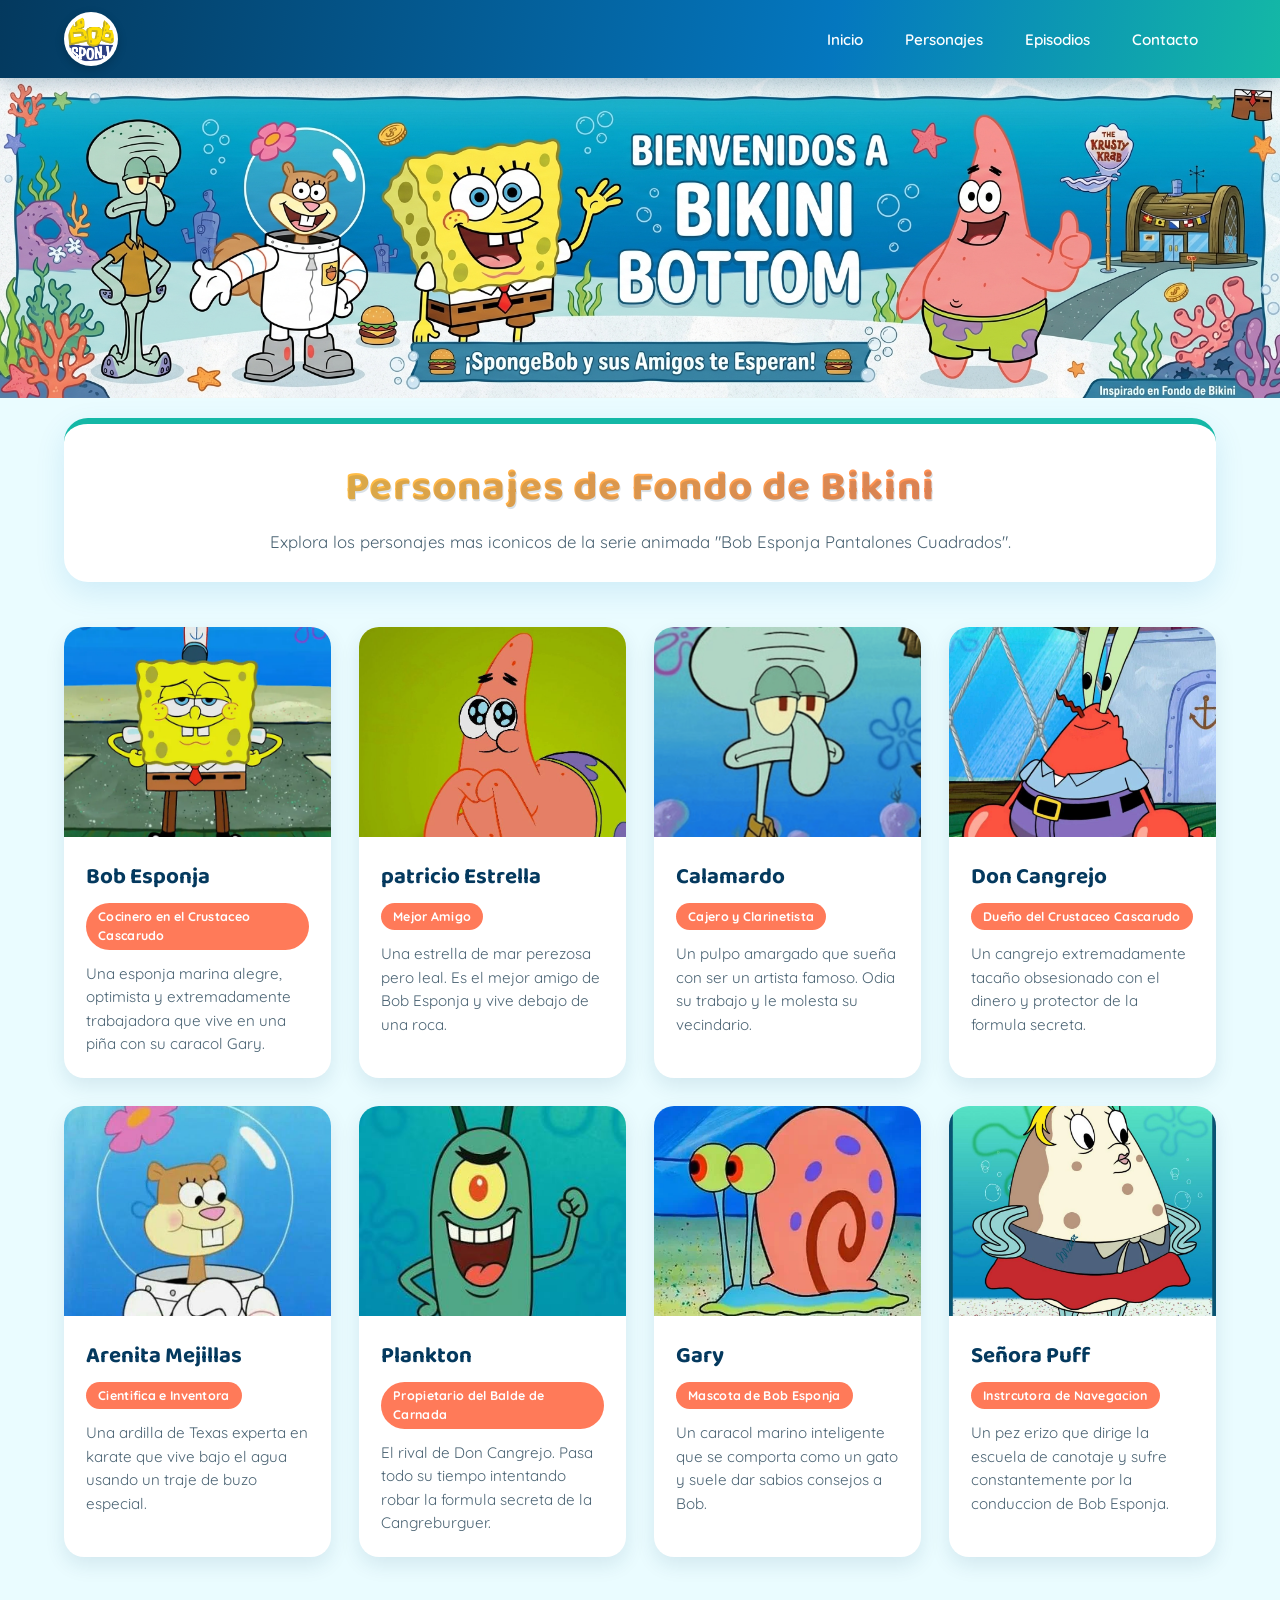
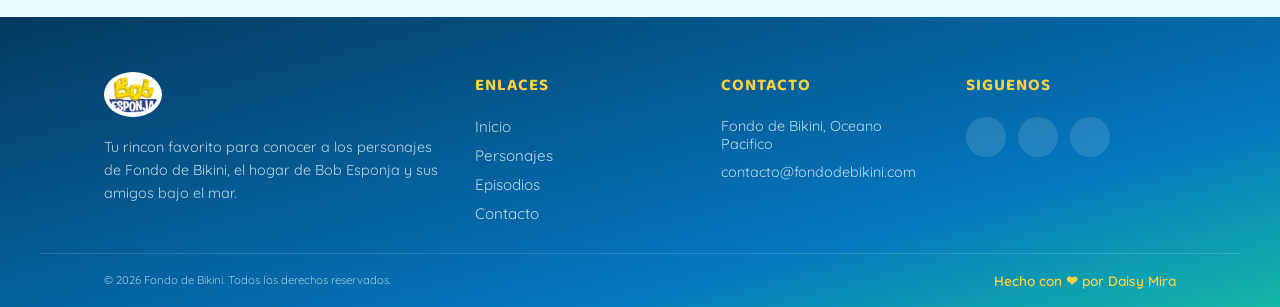
<file: index.html>
<!DOCTYPE html>
<html lang="es">
<head>
    <meta charset="UTF-8">
    <meta name="viewport" content="width=device-width, initial-scale=1.0">
    <title>Fondo de Bikini - Personajes</title>
    <link rel="stylesheet" href="CSS/style.css">
    <link rel="shortcut icon" href="img/logo.png" type="image/x-icon">
</head>
<body>

    <nav class="navbar">
        <div class="logo">
            <img src="img/logo.webp" alt="Logo de Fondo de Bikini">
        </div>
        <ul class="nav-links">
            <li><a href="index.html">Inicio</a></li>
            <li><a href="personajes.html">Personajes</a></li>
            <li><a href="episodios.html">Episodios</a></li>
            <li><a href="contacto.html">Contacto</a></li>
        </ul>
    </nav>

    <header>
        <img class="banner" src="img/banner.jpeg" alt="Banner Fondo de Bikini">
    </header>

    <main class="contenedor-principal">

        <section class="titulo-seccion">
            <h1>Personajes de Fondo de Bikini</h1>
            <p>Explora los personajes mas iconicos de la serie animada "Bob Esponja Pantalones Cuadrados".</p>
        </section>

        <section class="grid-personajes">
    
            <article class="tarjeta-personaje">
                <div class="img-container">
                    <img src="img/bob esponja.webp" alt="Bob Esponja Pantalones Cuadrados">
                </div>
                <div class="info-personaje">
                    <h2>Bob Esponja</h2>
                    <p class="rol">Cocinero en el Crustaceo Cascarudo</p>
                    <p>Una esponja marina alegre, optimista y extremadamente trabajadora que vive en una piña con su caracol Gary.</p>
                </div>
            </article>

            <article class="tarjeta-personaje">
                <div class="img-container">
                    <img src="img/patricio.webp" alt="patricio Estrella">
                </div>
                <div class="info-personaje">
                    <h2>patricio Estrella</h2>
                    <p class="rol">Mejor Amigo</p>
                    <p>Una estrella de mar perezosa pero leal. Es el mejor amigo de Bob Esponja y vive debajo de una roca.</p>
                </div>
            </article>

            <article class="tarjeta-personaje">
                <div class="img-container">
                    <img src="img/calamardo.png" alt="Calamardo Tentaculos">
                </div>
                <div class="info-personaje">
                    <h2>Calamardo</h2>
                    <p class="rol">Cajero y Clarinetista</p>
                    <p>Un pulpo amargado que sueña con ser un artista famoso. Odia su trabajo y le molesta su vecindario.</p>
                </div>
            </article>

            <article class="tarjeta-personaje">
                <div class="img-container">
                    <img src="img/don_Cangrejo.jpeg" alt="Don Cangrejo">
                </div>
                <div class="info-personaje">
                    <h2>Don Cangrejo</h2>
                    <p class="rol">Dueño del Crustaceo Cascarudo</p>
                    <p>Un cangrejo extremadamente tacaño obsesionado con el dinero y protector de la formula secreta.</p>
                </div>
            </article>

            <article class="tarjeta-personaje">
                <div class="img-container">
                    <img src="img/arenita.jpeg" alt="Arenita Mejillas">
                </div>
                <div class="info-personaje">
                    <h2>Arenita Mejillas</h2>
                    <p class="rol">Cientifica e Inventora</p>
                    <p>Una ardilla de Texas experta en karate que vive bajo el agua usando un traje de buzo especial.</p>
                </div>
            </article>

            <article class="tarjeta-personaje">
                <div class="img-container">
                    <img src="img/Plankton.jpeg" alt="Sheldon J. Plankton">
                </div>
                <div class="info-personaje">
                    <h2>Plankton</h2>
                    <p class="rol">Propietario del Balde de Carnada</p>
                    <p>El rival de Don Cangrejo. Pasa todo su tiempo intentando robar la formula secreta de la Cangreburguer.</p>
                </div>
            </article>

            <article class="tarjeta-personaje">
                <div class="img-container">
                    <img src="img/Gary.webp" alt="Gary el Caracol">
                </div>
                <div class="info-personaje">
                    <h2>Gary</h2>
                    <p class="rol">Mascota de Bob Esponja</p>
                    <p>Un caracol marino inteligente que se comporta como un gato y suele dar sabios consejos a Bob.</p>
                </div>
            </article>

            <article class="tarjeta-personaje">
                <div class="img-container">
                    <img src="img/señora.webp" alt="Señora Puff">
                </div>
                <div class="info-personaje">
                    <h2>Señora Puff</h2>
                    <p class="rol">Instrcutora de Navegacion</p>
                    <p>Un pez erizo que dirige la escuela de canotaje y sufre constantemente por la conduccion de Bob Esponja.</p>
                </div>
            </article>
        </section>   
    </main>

    <footer class="footer">
        <div class="footer-contenido">
            <div class="footer-marca">
                <img src="img/logo.webp" alt="Logo de Fondo de Bikini" class="footer-logo">
                <p>Tu rincon favorito para conocer a los personajes de Fondo de Bikini, el hogar de Bob Esponja y sus amigos bajo el mar.</p>
            </div>

            <div class="footer-col">
                <h3>Enlaces</h3>
                <ul>
                    <li><a href="index.html">Inicio</a></li>
                    <li><a href="personajes.html">Personajes</a></li>
                    <li><a href="episodios.html">Episodios</a></li>
                    <li><a href="contacto.html">Contacto</a></li>
                </ul>
            </div>

            <div class="footer-col">
                <h3>Contacto</h3>
                <ul>
                    <li>Fondo de Bikini, Oceano Pacifico</li>
                    <li>contacto@fondodebikini.com</li>
                </ul>
            </div>

            <div class="footer-col">
                <h3>Siguenos</h3>
                <div class="footer-redes">
                    <a href="#" aria-label="Facebook"><svg viewBox="0 0 24 24"><path d="..."/></svg></a>
                    <a href="#" aria-label="Instagram"><svg viewBox="0 0 24 24"><path d="..."/></svg></a>
                    <a href="#" aria-label="YouTube"><svg viewBox="0 0 24 24"><path d="..."/></svg></a>
                </div>
            </div>
        </div>

        <div class="footer-inferior">
            <small>&copy; 2026 Fondo de Bikini. Todos los derechos reservados.</small>
            <span class="autor">Hecho con ❤ por Daisy Mira</span>
        </div>
    </footer>
    
</body>
</html>
</file>
<file: CSS/style.css>
@import url('https://fonts.googleapis.com/css2?family=Baloo+2:wght@500;600;700;800&family=Quicksand:wght@400;500;600;700&display=swap');

:root{
    --azul-profundo: #04395e;
    --azul-marino: #0477bf;
    --azul-cielo: #38bdf8;
    --turquesa: #14b8a6;
    --coral: #ff7a59;
    --amarillo-sol: #ffd23f;
    --fondo-pagina: #eafcff;
    --texto-principal: #1e3a4c;
    --texto-suave: #4a6373;
    --blanco: #fff;
}

*{
    margin: 0;
    padding: 0;
    box-sizing: border-box;
}

html {
    scroll-behavior: smooth;
}

body {
    font-family: 'Quicksand', 'Segoe UI', sans-serif;
    background-color: var(--fondo-pagina);
    color: var(--texto-principal);
    overflow-x: hidden;
}

.navbar {
    background: linear-gradient(100deg, var(--azul-profundo), var(--azul-marino) 65%, var(--turquesa));
    padding: 12px 5%;
    display: flex;
    justify-content: space-between;
    align-items: center;
    gap: 16px;
    flex-wrap: wrap;
    position: sticky;
    top: 0;
    z-index: 100;
    box-shadow: 0 6px 18px rgba(4, 57, 94, 0.25);
}

.logo {
    width: 54px;
    height: 54px;
    background-color: var(--blanco);
    border-radius: 50%;
    padding: 4px;
    box-shadow: 0 3px 10px rgba(0, 0, 0, 0.2);
    flex-shrink: 0;
}

.logo img {
    width: 100%;
    height: 100%;
    object-fit: cover;
    border-radius: 50%;
    display: block;
}

.nav-links {
    display: flex;
    align-items: center;
    gap: 6px;
    list-style: none;
    flex-wrap: wrap;
}

.nav-links a {
    color: var(--blanco);
    text-decoration: none;
    font-weight: 600;
    font-size: 0.95rem;
    padding: 8px 18px;
    border-radius: 999px;
    transition: background-color 0.3s ease, color 0.3s ease, transform 0.2s ease;
}

.nav-links a:hover {
    background-color: var(--amarillo-sol);
    color: var(--azul-profundo);
    transform: translateY(-2px);
}

header {
    position: relative;
    width: 100%;
    overflow: hidden;
}

.banner {
    width: 100%;
    height: 320px;
    object-fit: cover;
    display: block;
}

header::after {
    content: '';
    position: absolute;
    left: 0;
    bottom: -1px;
    width: 100%;
    height: 70px;
    background-size: 100% 100%;
    pointer-events: none;
}

.contenedor-principal {
    width: 90%;
    max-width: 1200px;
    margin: 10px auto 40px;
}

.titulo-seccion {
    text-align: center;
    margin: 20px 0 45px;
    background-color: var(--blanco);
    border-radius: 24px;
    padding: 30px 20px;
    box-shadow: 0 10px 30px rgba(4, 119, 191, 0.12);
    border-top: 6px solid var(--turquesa);
}

.titulo-seccion h1 {
    font-family: 'Baloo 2', sans-serif;
    font-weight: 800;
    font-size: 2.6rem;
    letter-spacing: 1px;
    background: linear-gradient(90deg, var(--amarillo-sol), var(--coral));
    -webkit-background-clip: text;
    background-clip: text;
    color: transparent;
    text-shadow: 1px 2px 0 rgba(4, 57, 94, 0.15);
}

.titulo-seccion p {
    color: var(--texto-suave);
    font-size: 1.05rem;
    margin-top: 10px;
}

.grid-personajes {
    display: grid;
    grid-template-columns: repeat(auto-fit, minmax(260px, 1fr));
    gap: 28px;
}

.tarjeta-personaje {
    background-color: var(--blanco);
    border-radius: 20px;
    overflow: hidden;
    box-shadow: 0 8px 20px rgba(4, 57, 94, 0.1);
    transition: transform 0.35s ease, box-shadow 0.35s ease;
    display: flex;
    flex-direction: column;
}

.tarjeta-personaje:hover {
    transform: translateY(-8px) scale(1.02);
    box-shadow: 0 18px 35px rgba(20, 184, 166, 0.3);
}

.img-container {
    background-color: #e3f6fb;
    display: flex;
    height: 210px;
    overflow: hidden;
}

.img-container img {
    width: 100%;
    height: 100%;
    object-fit: cover;
    transition: transform 0.45s ease;
}

.tarjeta-personaje:hover .img-container img {
    transform: scale(1.1);
}

.info-personaje {
    padding: 22px;
    flex-grow: 1;
    display: flex;
    flex-direction: column;
}

.info-personaje h2 {
    font-family: 'Baloo 2', sans-serif;
    color: var(--azul-profundo);
    font-size: 1.4rem;
    margin-bottom: 8px;
}

.info-personaje .rol {
    display: inline-block;
    font-weight: 700;
    font-size: 0.78rem;
    color: var(--blanco);
    background-color: var(--coral);
    margin-bottom: 12px;
    padding: 4px 12px;
    border-radius: 999px;
    letter-spacing: 0.3px;
    width: fit-content;
}

.info-personaje p {
    font-size: 0.95rem;
    line-height: 1.55;
    color: var(--texto-suave);
}

.footer {
    width: 100%;
    margin-top: 60px;
    background: linear-gradient(165deg, var(--azul-profundo), var(--azul-marino) 70%, var(--turquesa));
    color: rgba(255, 255, 255, 0.88);
}

.footer-contenido {
    max-width: 1200px;
    margin: 0 auto;
    padding: 55px 5% 30px;
    display: grid;
    grid-template-columns: 1.6fr 1fr 1fr 1fr;
    gap: 35px;
}

.footer-marca .footer-logo {
    max-width: 58px;
    margin-bottom: 15px;
    border-radius: 50%;
    background-color: var(--blanco);
    padding: 4px;
}

.footer-marca p {
    font-size: 0.9rem;
    line-height: 1.6;
    color: rgba(255, 255, 255, 0.75);
}

.footer-col h3 {
    font-family: 'Baloo 2', sans-serif;
    color: var(--amarillo-sol);
    font-size: 1.05rem;
    margin-bottom: 18px;
    text-transform: uppercase;
    letter-spacing: 1px;
}

.footer-col ul {
    list-style: none;
    display: flex;
    flex-direction: column;
    gap: 10px;
}

.footer-col ul li {
    font-size: 0.9rem;
    color: rgba(255, 255, 255, 0.75);
}

.footer-col a {
    color: rgba(255, 255, 255, 0.75);
    text-decoration: none;
    font-size: 0.95rem;
    transition: color 0.3s ease, padding-left 0.3s ease;
}

.footer-col a:hover {
    color: var(--amarillo-sol);
    padding-left: 4px;
}

.footer-redes { display: flex; gap: 12px; }

.footer-redes a {
    width: 40px;
    height: 40px;
    border-radius: 50%;
    background-color: rgba(255, 255, 255, 0.12);
    display: flex;
    align-items: center;
    justify-content: center;
    transition: background-color 0.3s ease, transform 0.3s ease;
}

.footer-redes a:hover {
    background-color: var(--coral);
    transform: translateY(-4px) rotate(-6deg);
}

.footer-redes svg { width: 18px; height: 18px; fill: #fff; transition: fill 0.3s ease; }

.footer-redes a:hover svg { fill: var(--blanco); }

.footer-inferior {
    max-width: 1200px;
    margin: 0  auto;
    padding: 18px 5%;
    border-top: 1px solid rgba(255, 255, 255, 0.15);
    display: flex;
    flex-wrap: wrap;
    justify-content: space-between;
    align-items: center;
    gap: 10px;
    font-size: 0.85rem;
    color: rgba(255, 255, 255, 0.65);
}

.footer-inferior .autor { font-weight: 600; color: var(--amarillo-sol); }

@media (max-width: 768px) {
    .banner { height: 220px; }
    .titulo-seccion h1 { font-size: 2rem; }
    .footer-contenido { grid-template-columns: 1fr 1fr; }
    .footer-marca { grid-column: 1 / -1; }
}

@media (max-width: 600px) {
    .navbar { justify-content: center; }
    .nav-links { justify-content: center; width: 100%; }
}

@media (max-width: 480px) {
    .titulo-seccion h1 { font-size: 1.6rem; letter-spacing: 0.5px; }
    .footer-contenido { grid-template-columns: 1fr; text-align: center; }
    .footer-redes { justify-content: center; }
    .footer-inferior { justify-content: center; text-align: center; }
}
</file>
